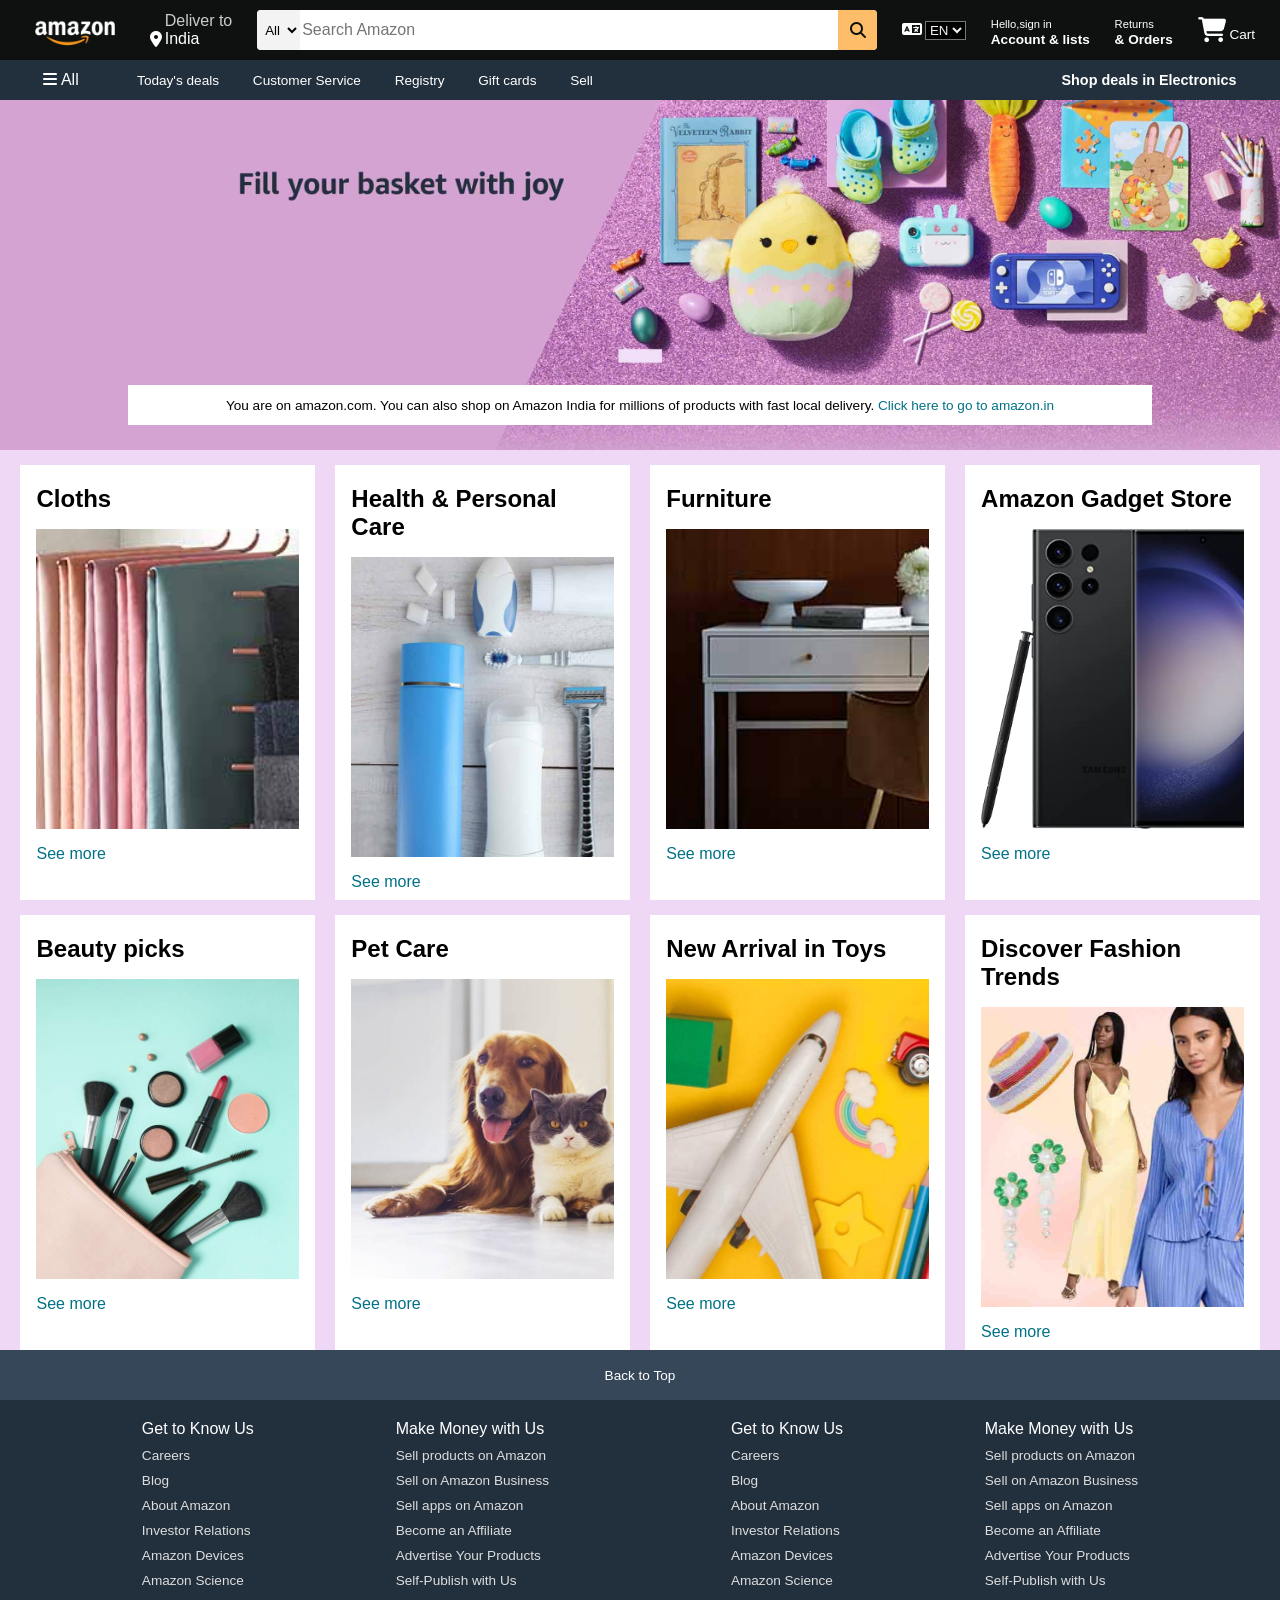
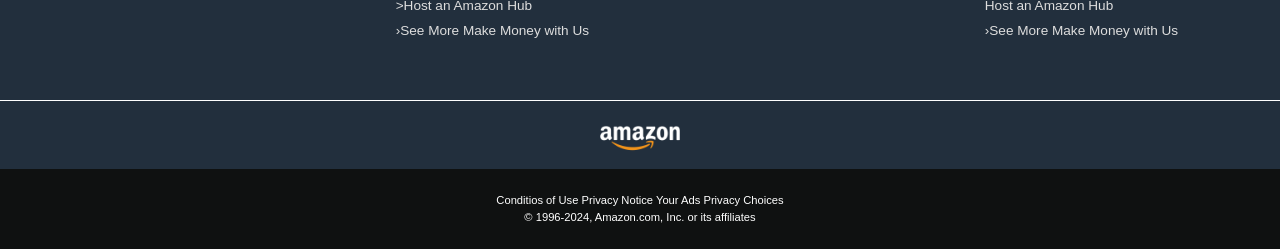
<file: Amazon Clone/index.html>
<!DOCTYPE html>
<html lang="en">
<head>
    <meta charset="UTF-8">
    <meta name="viewport" content="width=device-width, initial-scale=1.0">
    <title>Amazon Clone</title>
    <link rel="stylesheet" href="https://cdnjs.cloudflare.com/ajax/libs/font-awesome/6.5.1/css/all.min.css" integrity="sha512-DTOQO9RWCH3ppGqcWaEA1BIZOC6xxalwEsw9c2QQeAIftl+Vegovlnee1c9QX4TctnWMn13TZye+giMm8e2LwA==" crossorigin="anonymous" referrerpolicy="no-referrer" />
    <link rel="stylesheet" href="style.css">
</head>
<body>
    <header>
        <div class="navbar">
            <div class="nav-logo border">
                <div class="logo"></div>
            </div>
            <div class="nav-address border">
                <p class="add-first">Deliver to</p>
                <div class="add-icon">
                    <i class="fa-solid fa-location-dot"></i>
                    <p class="add-second">India</p>
                </div>
            </div>
            <div class="nav-search">
                <select class="search-select">
                    <option>All</option>
                </select>
                <input placeholder="Search Amazon" class="search-input">
                <div class="search-icon">
                    <i class="fa-solid fa-magnifying-glass"></i>
                </div>
            </div>
            <div class="icon">
                <i class="fa-solid fa-language"></i>
                <select class="icon-select">
                    <option>EN</option>
                </select>
            </div>
            <div class="nav-signin border">
                    <p><span>Hello,sign in</span></p>
                    <p class="nav-second">Account & lists</p>
            </div>
            <div class="nav-return border">
                    <p><span>Returns</span></p>
                    <p class="nav-second">& Orders</p>
            </div>
            <div class="nav-cart border">
                <i class="fa-solid fa-cart-shopping"></i>
                Cart
            </div>
        </div>
        <div class="panel">
            <div class="panel-all">
                <i class="fa-solid fa-bars"></i>
                All
            </div>
            <div class="panel-ops">
                <p>Today's deals </p>
                <p>Customer Service </p>
                <p> Registry </p>
                <p>Gift cards </p>
                <p> Sell</p>
            </div>
            <div class="panel-deals">
                Shop deals in Electronics
            </div>
        </div>
    </header>

    <div class="hero-section">
        <div class="hero-msg">
            <p>You are on amazon.com. You can also shop on Amazon India for millions of products with fast local delivery. <a>Click here to go to amazon.in</a></p>
        </div>
    </div>

    <div class="shop-section">
        <div class="box">
           <div class="box-content">
               <h2>Cloths</h2>
               <div class="box-img" style="background-image: url('box1_image.jpg');"></div>
               <p>See more</p>
           </div>
        </div>
        <div class="box">
            <div class="box-content">
                <h2>Health & Personal Care</h2>
                <div class="box-img" style="background-image: url('box2_image.jpg');"></div>
                <p>See more</p>
            </div>
        </div>
        <div class="box">
            <div class="box-content">
                <h2>Furniture</h2>
                <div class="box-img" style="background-image: url('box3_image.jpg');"></div>
                <p>See more</p>
            </div>
        </div>
        <div class="box4 box">
            <div class="box-content">
                <h2>Amazon Gadget Store</h2>
                <div class="box-img" style="background-image: url('box4_image.jpg');"></div>
                <p>See more</p>
            </div>
        </div>
        <div class="box5 box">
            <div class="box-content">
                <h2>Beauty picks</h2>
                <div class="box-img" style="background-image: url('box5_image.jpg');"></div>
                <p>See more</p>
            </div>
         </div>
         <div class="box6 box">
             <div class="box-content">
                 <h2>Pet Care</h2>
                 <div class="box-img" style="background-image: url('box6_image.jpg');"></div>
                 <p>See more</p>
             </div>
         </div>
         <div class="box7 box">
             <div class="box-content">
                 <h2>New Arrival in Toys</h2>
                 <div class="box-img" style="background-image: url('box7_image.jpg');"></div>
                 <p>See more</p>
             </div>
         </div>
         <div class="box8 box">
             <div class="box-content">
                 <h2>Discover Fashion Trends</h2>
                 <div class="box-img" style="background-image: url('box8_image.jpg');"></div>
                 <p>See more</p>
             </div>
         </div>
    </div>
    <footer>
        <div class="foot-panel1">
            Back to Top
        </div>
        <div class="foot-panel2">
            <ul>
                <p>Get to Know Us</p>
                <a>Careers</a>
                <a>Blog</a>
                <a>About Amazon</a>
                <a>Investor Relations</a>
                <a>Amazon Devices</a>
                <a>Amazon Science</a>
            </ul>
            <ul>
                <p>Make Money with Us</p>
                <a>Sell products on Amazon</a>
                <a>Sell on Amazon Business</a>
                <a>Sell apps on Amazon</a>
                <a>Become an Affiliate</a>
                <a>Advertise Your Products</a>
                <a>Self-Publish with Us</a>
                <a>>Host an Amazon Hub</a>
                <a>›See More Make Money with Us</a>
            </ul>
            <ul>
                <p>Get to Know Us</p>
                <a>Careers</a>
                <a>Blog</a>
                <a>About Amazon</a>
                <a>Investor Relations</a>
                <a>Amazon Devices</a>
                <a>Amazon Science</a>
            </ul>
            <ul>
                <p>Make Money with Us</p>
                <a>Sell products on Amazon</a>
                <a>Sell on Amazon Business</a>
                <a>Sell apps on Amazon</a>
                <a>Become an Affiliate</a>
                <a>Advertise Your Products</a>
                <a>Self-Publish with Us</a>
                <a>Host an Amazon Hub</a>
                <a>›See More Make Money with Us</a>
            </ul>
        </div>

        <div class="foot-panel3">
            <div class="logoo"></div>
        </div>
        <div class="foot-panel4">
            <div class="pages">
                <a>Conditios of Use</a>
                <a>Privacy Notice</a>
                <a>Your Ads Privacy Choices</a>
            </div>
            <div class="copyright">
                © 1996-2024, Amazon.com, Inc. or its affiliates
            </div>
        </div>
    </footer>
</body>
</html>
</file>
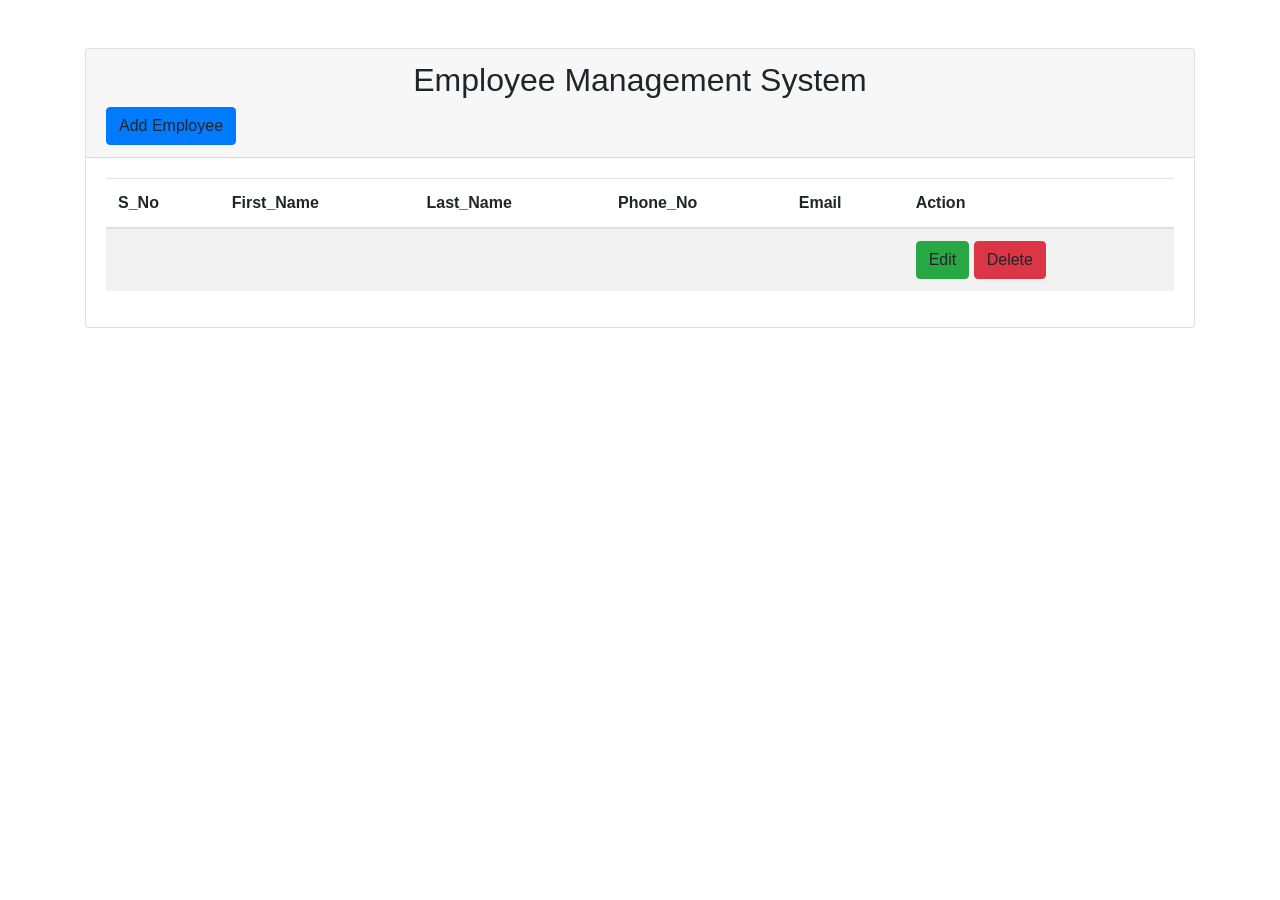
<file: Employee-Management-App/employee-management-app/target/classes/templates/employees.html>
<!DOCTYPE html>
<html>
<head>
<meta charset="UTF-8">
<title>Employees</title>
<link rel="stylesheet"
	href="https://cdn.jsdelivr.net/npm/bootstrap@4.3.1/dist/css/bootstrap.min.css"
	integrity="sha384-ggOyR0iXCbMQv3Xipma34MD+dH/1fQ784/j6cY/iJTQUOhcWr7x9JvoRxT2MZw1T"
	crossorigin="anonymous">
</head>
<body>
	<br></br>
	<div class="container">

		<div class="card">

			<div class="card-header">
				<h2 class="text-center">Employee Management System</h2>
				<a th:href="@{/register}" class="btn btn-primary">Add Employee</a>
			</div>

			<div class="card-body">

				<table class="table table-striped">
					<thead>
						<tr>
						  <th>S_No</th>
							<th>First_Name</th>
							<th>Last_Name</th>
							<th>Phone_No</th>
							<th>Email</th>
							<th>Action</th>
						</tr>
					</thead>
					<tbody>
						<tr th:each="employee,iterStat : ${employees}">
						 <td th:text="${iterStat.index + 1}"></td>
							<td th:text="${employee.firstname}"></td>
							<td th:text="${employee.lastname}"></td>
							<td th:text="${employee.phn_no}"></td>
							<td th:text="${employee.email}"></td>
							<td>
							
							<a th:href="@{/updateEmployee/{id}(id =${employee.id})}"
								class="btn btn-success">Edit</a> 
								
								<a th:href="@{/deleteEmployee/{id}(id =${employee.id})}"
								class="btn btn-danger">Delete</a></td>

						</tr>

					</tbody>

				</table>

			</div>


		</div>


	</div>
</body>
</html>
</file>
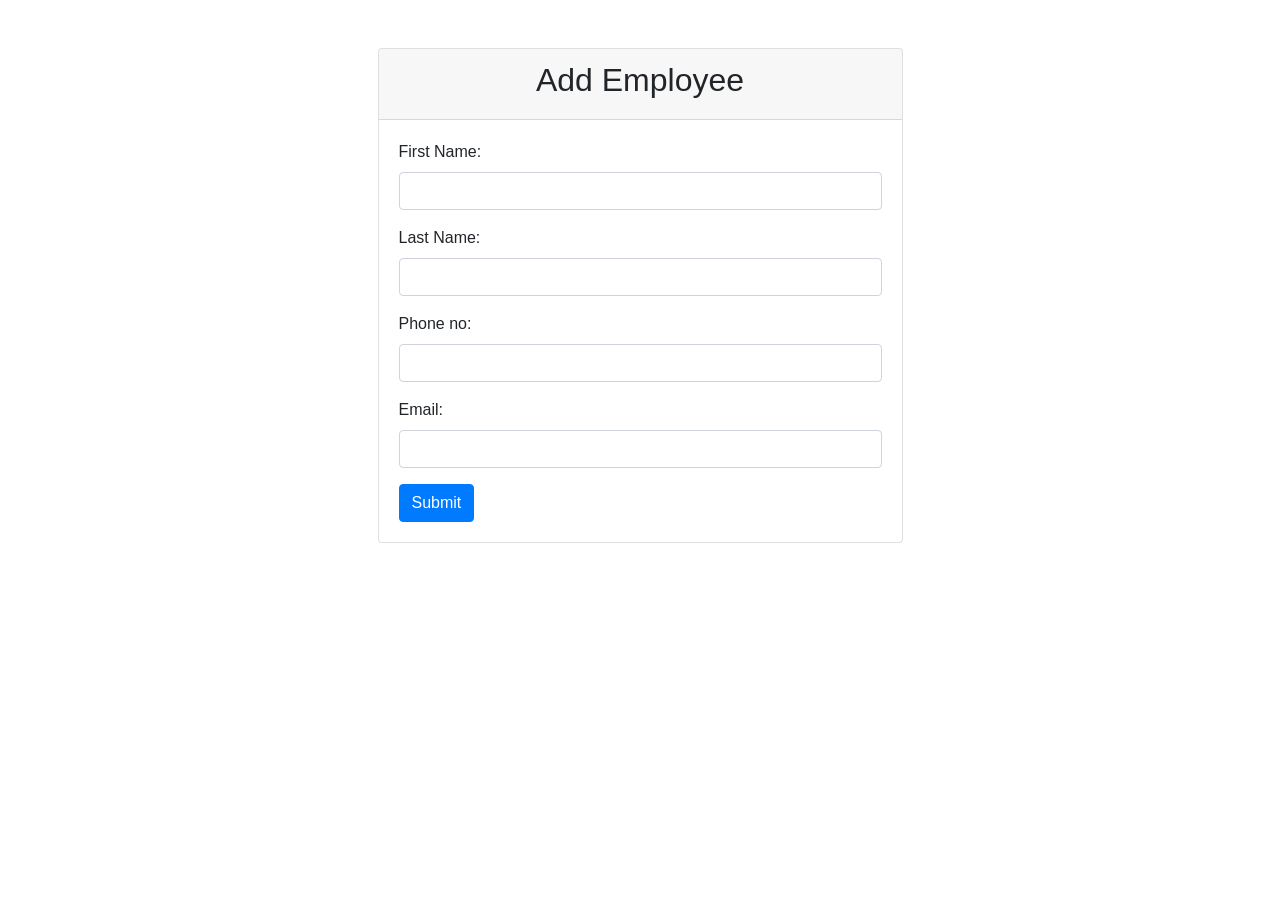
<file: Employee-Management-App/employee-management-app/target/classes/templates/registration.html>
<!DOCTYPE html>
<html>
<head>
<meta charset="UTF-8">
<title>Add Employee</title>
<link rel="stylesheet"
	href="https://cdn.jsdelivr.net/npm/bootstrap@4.3.1/dist/css/bootstrap.min.css"
	integrity="sha384-ggOyR0iXCbMQv3Xipma34MD+dH/1fQ784/j6cY/iJTQUOhcWr7x9JvoRxT2MZw1T"
	crossorigin="anonymous">
</head>
<body>
	<br></br>
	<div class="container">

		<div class="col-md-6 offset-md-3">

			<div class="card">

				<div class="card-header">
					<h2 class="text-center">Add Employee</h2>
				</div>

				<div class="card-body">

					<form th:action="@{/saveEmployee}" th:object="${employee}"
						method="POST">

						<div class="form-group mb-3">
							<label for="firstname">First Name:</label> <input
								th:field="*{firstname}" type="text" class="form-control"
								id="firstname">
						</div>

						<div class="form-group mb-3">
							<label for="lastname">Last Name:</label> 
							<input th:field="*{lastname}" type="text" class="form-control" id="lastname">
						</div>

						<div class="form-group mb-3">
							<label for="phn_no">Phone no:</label> 
							<input th:field="*{phn_no}" type="text" class="form-control" id="phn_no">
						</div>
						
						<div class="form-group mb-3">
							<label for="email">Email:</label> 
							 <input th:field="*{email}"	type="text" class="form-control" id="email">
						</div>


						<button type="submit" class="btn btn-primary">Submit</button>

					</form>
				</div>

			</div>


		</div>


	</div>

</body>
</html>
</file>
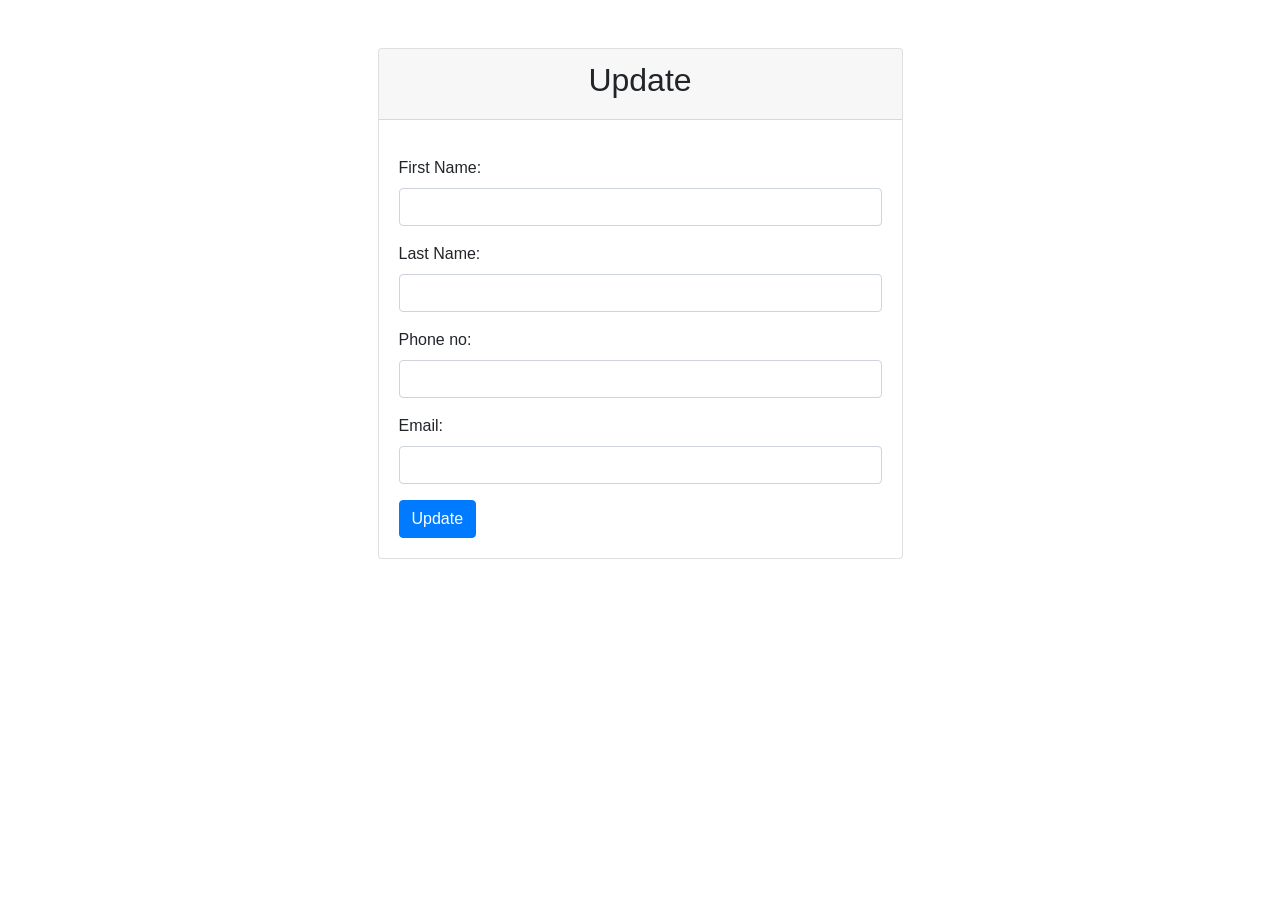
<file: Employee-Management-App/employee-management-app/target/classes/templates/updateForm.html>
<!DOCTYPE html>
<html>
<head>
<meta charset="UTF-8">
<title>Update Form</title>
<link rel="stylesheet"
	href="https://cdn.jsdelivr.net/npm/bootstrap@4.3.1/dist/css/bootstrap.min.css"
	integrity="sha384-ggOyR0iXCbMQv3Xipma34MD+dH/1fQ784/j6cY/iJTQUOhcWr7x9JvoRxT2MZw1T"
	crossorigin="anonymous">
</head>
<body>
 <br></br>
   <div class="container">
   
      <div class="col-md-6 offset-md-3">
      
         <div class="card">
      
         <div class="card-header">
           <h2 class="text-center">Update</h2>
         </div>
      
         <div class="card-body">
         
             <form th:action="@{/saveEmployee}" th:object="${employee}" method="POST">
              
              
              <div class="form-group mb-3">
                <input th:field="*{id}" type="hidden" class="form-control" id="firstname">
              </div>
              
              
              <div class="form-group mb-3">
               <label for="firstname">First Name:</label>
                <input th:field="*{firstname}" type="text" class="form-control" id="firstname">
              </div>
              
                <div class="form-group mb-3">
               <label for="lastname">Last Name:</label>
                <input th:field="*{lastname}" type="text" class="form-control" id="lastname">
              </div>
              
              <div class="form-group mb-3">
							<label for="phn_no">Phone no:</label> 
							<input th:field="*{phn_no}" type="text" class="form-control" id="phn_no">
						</div>
						
                <div class="form-group mb-3">
               <label for="email">Email:</label>
                <input th:field="*{email}" type="text" class="form-control" id="email">
              </div>
              <button type="submit" class="btn btn-primary">Update</button>
             
             </form>
         </div>
      
      </div>
     
      
      </div>
      
      
   </div>

</body>
</html>
</file>
<file: Amazon Clone/style.css>
* {
    margin: 0;
    font-family: Arial;
    border: border-box;
}
.navbar {
    height: 60px;
    background-color: #0f1111;
    color: white;
    display: flex;
    align-items: center;
    justify-content: space-evenly;
}
.nav-logo{
    height:50px;
    width: 100px;
}
.logo{
    background-image: url("amazon_logo.png");
    background-size: cover;
    height:50px;
    width: 100%;
}
.border{
    border: 1.5px solid transperent;
}
.border:hover{
    border: 2px solid white;
}
/** box2 **/
.add-first{
    color:#cccccc ;
    font-size: 1rem;
    margin-left: 15px;
}
.add-second{
    font-size: 1rem;
    margin-left: 3px;
}
.add-icon{
    display: flex;
    align-items: center;
}
/** box3 **/
.nav-search{
    display: flex;
    justify-content: space-evenly;
    background-color: pink;
    width: 620px;
    height: 40px;
    border-radius: 4px;
}
.search-select{
    background-color: #f3f3f3;
    width: 50px;
    text-align: center;
    border-top-left-radius: 4px;
    border-bottom-left-radius: 4px;
    border: none;
}
.search-input{
    width: 100%;
    font-size: 1rem;
    border:none;
}
.search-icon{
    width:45px;
    display:flex;
    justify-content: center;
    align-items: center;
    font-size: 1.2remq;
    background-color: #febd68;
    border-top-right-radius: 4px;
    border-bottom-right-radius: 4px;
    color: #0f1111;
}
.nav-search:hover{
    border: 2px  solid orange;
}
.icon{
    display: flex ;
    
}
.icon-select{
    color: #f3f3f3;
    background-color: black;
    margin-left: 3px;
}
/** box4 **/
span{
    font-size: 0.7rem;
}
.nav-second{
    font-size: 0.85rem;
    font-weight: 700;
}
.nav-cart i{
     font-size: 25px;
}
.nav-cart{
    font-size: 0.85rem;
}
/** Panel **/
.panel{
    height: 40px;
    background-color: #222f3d;
    display: flex;
    color: white;
    align-items: center;
    justify-content:space-evenly ;
}
.panel-ops p{
    display:inline;
    margin: 15px;
}
.panel-ops{
    width:70%;
    font-size: 0.85rem;
}
.panel-deals{
    font-size: 0.9rem;
    font-weight: 700;
}
/** herosection **/
.hero-section{
    background-image: url("hero section.jpg");
    background-size: cover;
    height: 350px;
    display: flex;
    justify-content: center;
    align-items: flex-end;
}
.hero-msg{
    background-color: white;
    color: black;
    height:40px;
    display: flex;
    align-items: center;
    justify-content: center;
    font-size: 0.85rem;
    width: 80%;
    margin-bottom: 25px;
}
.hero-msg a{
    color: #007185;
}
/** shop-section **/
.shop-section{
    display: flex;
    flex-wrap: wrap;
    justify-content: space-evenly;
    background-color: #efd7f6;
}
.box{
   /* border: 2px solid black; */
    height: 400px;
    width: 23%;
    background-color: white;
    padding: 20px 0px 15px;
    margin-top: 15px;
}
.box-img{
    height: 300px;
    background-size: cover;
    margin-top: 1rem;
    margin-bottom: 1rem;
}
.box-content{
    margin-left: 1rem;
    margin-right: 1rem;
}
.box-content p{
    color: #007185;
}
/** footer **/
.footer{
    margin-top: 15px;
}
.foot-panel1{
    background-color: #37475a;
    color: white;
    height: 50px;
    display: flex;
    justify-content: center;
    align-items: center;
    font-size: 0.85rem;
}
.foot-panel2{
    background-color: #222f3d;
    color: white;
    height: 300px;
    display: flex;
    justify-content: space-evenly;
}
ul{
    margin-top: 20px;
}
ul a{
    display: block;
    font-size: 0.85rem;
    margin-top: 10px;
    color: #dddddd;
}
.foot-panel3{
    background-color: #222f3d;
    color: white;
    border-top: 0.5px solid white;
    height: 68px;
    display: flex;
    justify-content: center;
    align-items: center;
}
.logoo{
    background-image: url("amazon_logo.png");
    background-size: cover;
    height: 50px;
    width: 100px;
}
.foot-panel4{
    background-color: #0f1111;
    color: white;
    height: 80px;
    font-size: 0.7rem;
    text-align: center;
    /*display: flex;
    justify-content: center;
    align-items: center;*/
}
.pages{
    padding-top: 25px;
}
.copyright{
    padding-top: 5px;
}
</file>
